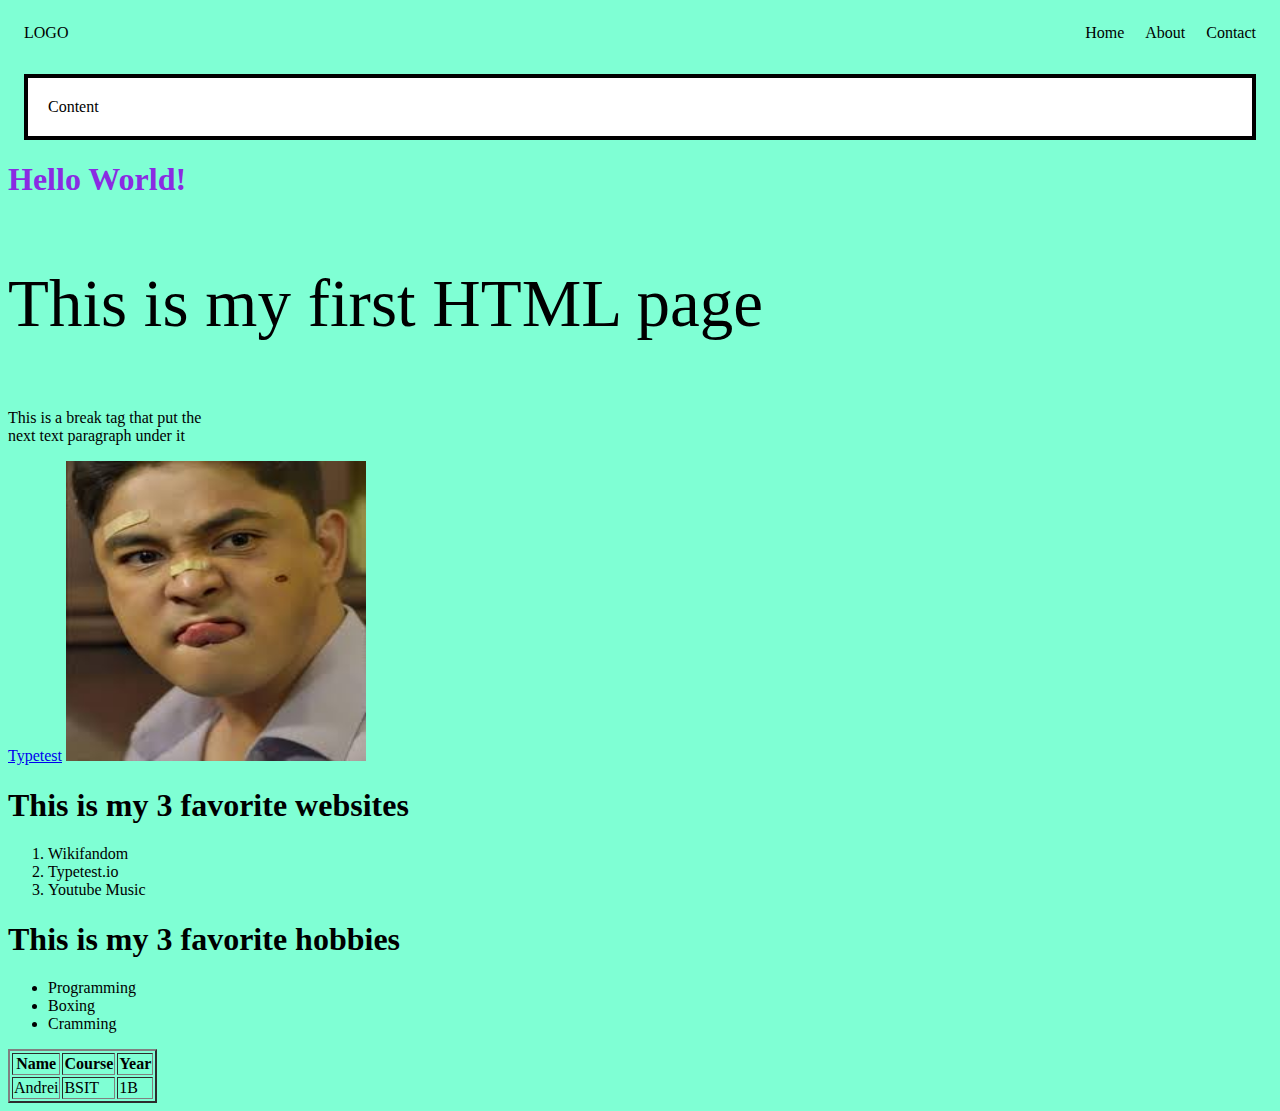
<file: index.html>
<!DOCTYPE html>
<html lang="en">
<head>
    <meta charset="UTF-8">
    <meta name="viewport" content="width=device-width, initial-scale=1.0">
    <title>My First Webpage</title>
</head>
<body style="background-color: aquamarine;">
    <style>
        .box {
            width: 200;
            padding: 20px;
            border: 4px solid black;
            margin: 16px;
            background: white;
        }
        .nav {
            display: flex;
            align-items: center;
            justify-content: space-between;
            padding: 16px;
        }
        .menu {
            display: flex;
            gap: 21px;
        }
    </style>
    <div class="nav">
        <div class="logo">LOGO</div>
        <nav class="menu">
            <a>Home</a><a>About</a><a>Contact</a>
        </nav>
    </div>
    <div class="box">
        Content
    </div>
    <h1 style="color: blueviolet;">Hello World!</h1>
    <p style="font-size: 67px;">This is my first HTML page</p>
    <p>This is a break tag that put the <br> next text paragraph under it</p>
    <a href="https://typetest.io">Typetest</a>
    <img src="[data-uri]" alt="Thi is cardo dalisay" width="300px" height="300px">
    <h1>This is my 3 favorite websites</h1>
    <ol>
        <li>Wikifandom</li>
        <li>Typetest.io</li>
        <li>Youtube Music</li>
    </ol>
    <h1>This is my 3 favorite hobbies</h1>
    <ul>
        <li>Programming</li>
        <li>Boxing</li>
        <li>Cramming</li>
    </ul>
    <table border="2">
        <tr>
            <th>Name</th>
            <th>Course</th>
            <th>Year</th>
        <tr>
            <td>Andrei</td>
            <td>BSIT</td>
            <td>1B</td>
        </tr>
    </table>
</body>
</html>
</file>
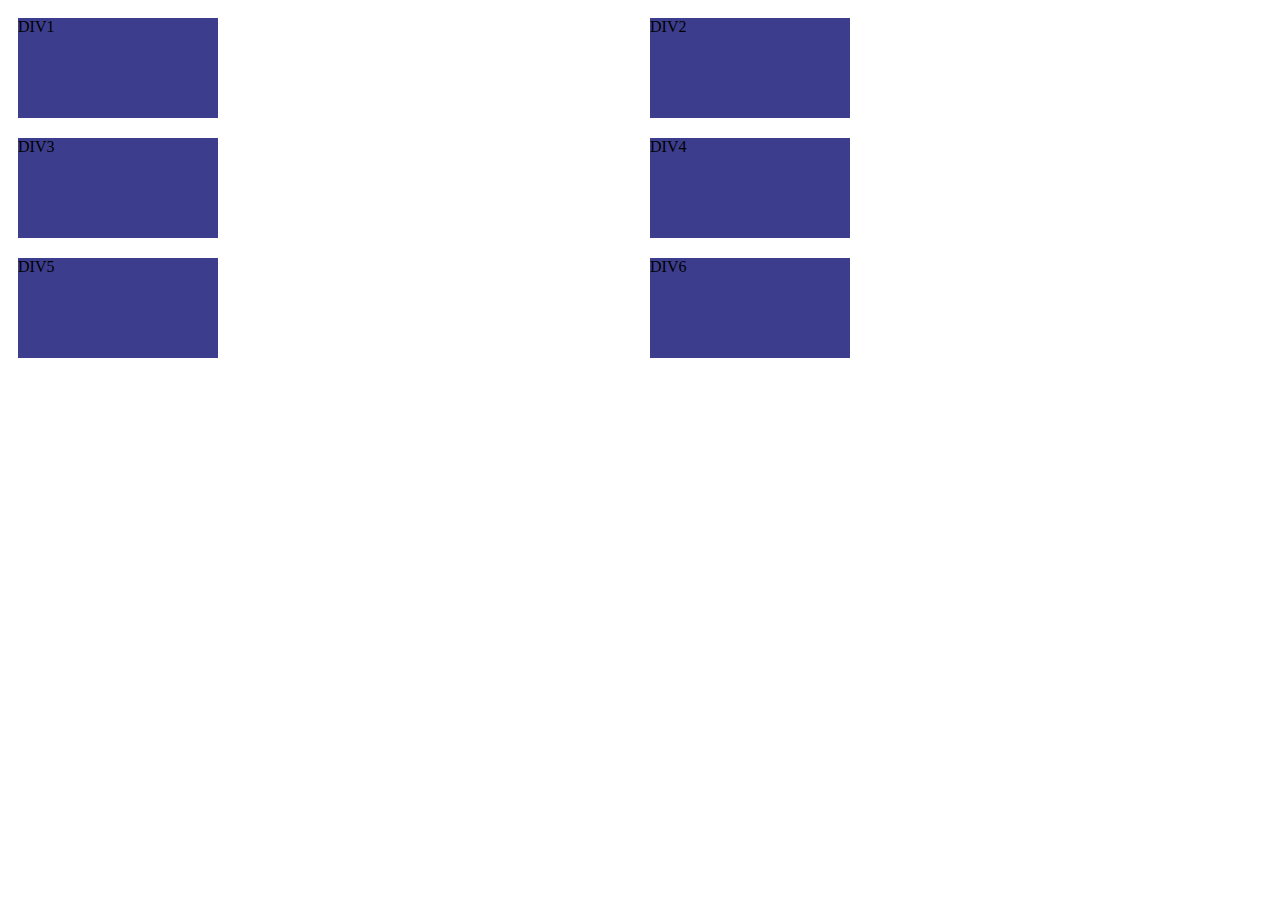
<file: allmedia.html>
<!DOCTYPE html>
<html lang="en">
<head>
    <meta charset="UTF-8">
    <meta name="viewport" content="width=device-width, initial-scale=1.0">
    <title>HTML & CSS Fundamentals</title>
    <style>
        .cards {
            display: grid;
            grid-template-columns: repeat(3, 1fr);
        }
        .card {
            width: 200px;
            height: 100px;
            margin: 10px;
            background-color: chocolate;
        }
        @media (max-width: 1919px) {
            .card {
                background-color: aquamarine;
            }
        }
        @media (max-width: 1439px) {
            .cards {
                grid-template-columns: repeat(2, 1fr);
            }
            .card {
                background-color: rgb(60, 61, 141);
            }
        }
        @media (max-width: 1023px) {
            .card {
                background-color: rgb(196, 69, 86);
            }
        }
        @media (max-width: 767px) {
            .cards {
                grid-template-columns: 1fr;
            }
            .card {
                background-color: rgb(134, 86, 30);
            }
        }
        @media (max-width: 424px) {
            .card {
                background-color: rgb(214, 62, 219);
            }
        }
    </style>
</head>
<body>
    <div class="cards">
        <div class="card">DIV1</div>
        <div class="card">DIV2</div>
        <div class="card">DIV3</div>
        <div class="card">DIV4</div>
        <div class="card">DIV5</div>
        <div class="card">DIV6</div>
    </div>
</body>
</html>
</file>
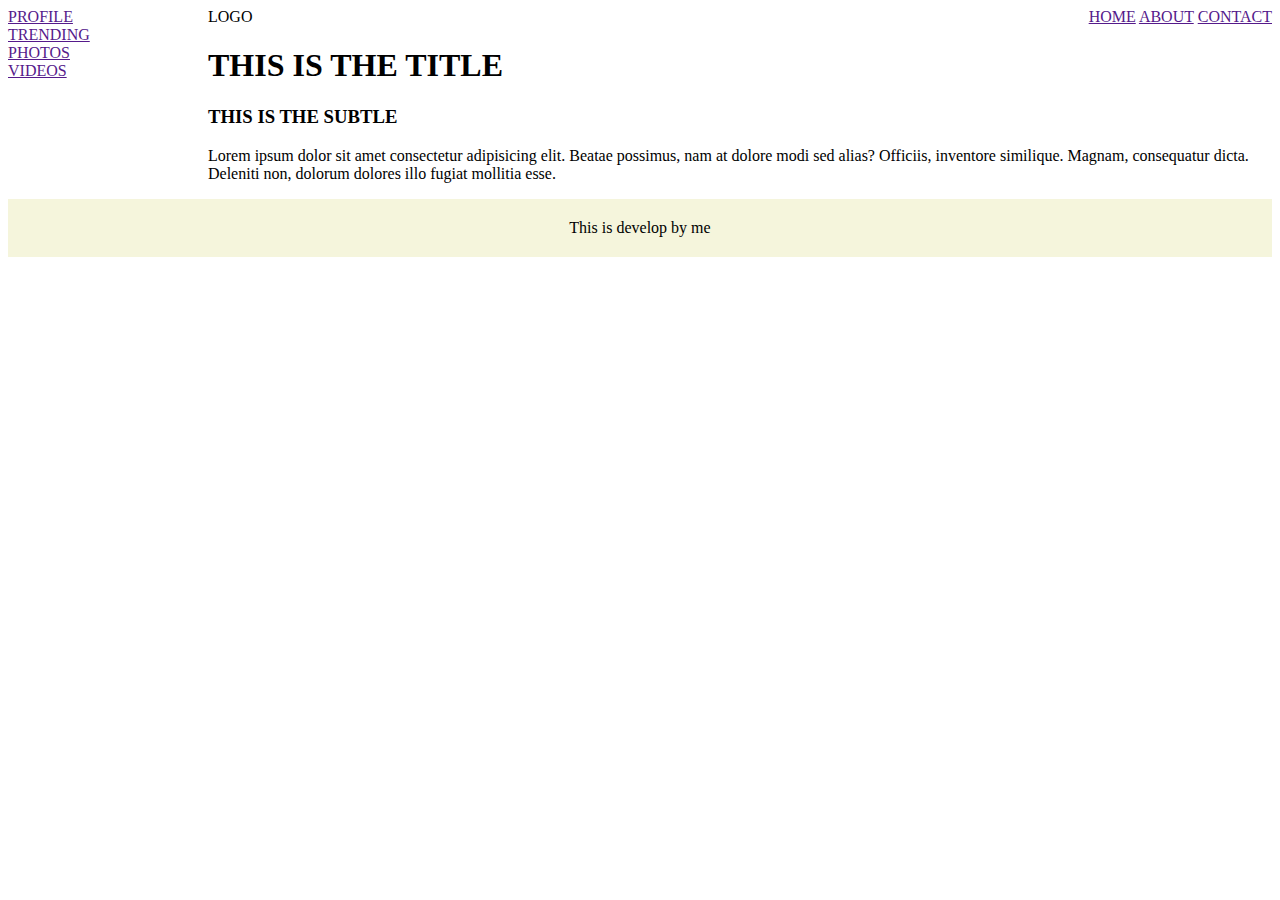
<file: grid.html>
<!DOCTYPE html>
<html lang="en">
<head>
    <meta charset="UTF-8">
    <meta name="viewport" content="width=device-width, initial-scale=1.0">
    <title>HTML & CSS Fundamentals</title>
    <style>
        .grid {
            display: grid;
            grid-template-columns: 200px 1fr;
            grid-template-rows: auto 1fr auto;
            grid-template-areas:
            "sidebar header"
            "sidebar content"
            "footer footer"
            ;
        }
        .header {
            grid-area: header;
        }
        .footer {
            grid-area: footer;
            background-color: beige;
            text-align: center;
            padding: 20px;
        }
        .content {
            grid-area: content;
        }
        .sidebar {
            grid-area: sidebar;
            display: flex;
            flex-direction: column;
        }
        .nav {
            display: flex;
            justify-content: space-between;
        }
    </style>
</head>
<body>
    <div class="grid">
        <div class="header">
            <div class="nav">
                <div class="logo">LOGO</div>
                <nav class="menu">
                    <a href="">HOME</a>
                    <a href="">ABOUT</a>
                    <a href="">CONTACT</a>
                </nav>
            </div>
        </div>
        <div class="content">
            <h1>THIS IS THE TITLE</h1>
            <h3>THIS IS THE SUBTLE</h3>
            <p>Lorem ipsum dolor sit amet consectetur adipisicing elit. Beatae possimus, nam at dolore modi sed alias? Officiis, inventore similique. Magnam, consequatur dicta. Deleniti non, dolorum dolores illo fugiat mollitia esse.</p>
        </div>
        <div class="sidebar">
            <a href="">PROFILE</a>
            <a href="">TRENDING</a>
            <a href="">PHOTOS</a>
            <a href="">VIDEOS</a>
        </div>
        <div class="footer">This is develop by me</div>
    </div>
</body>
</html>
</file>
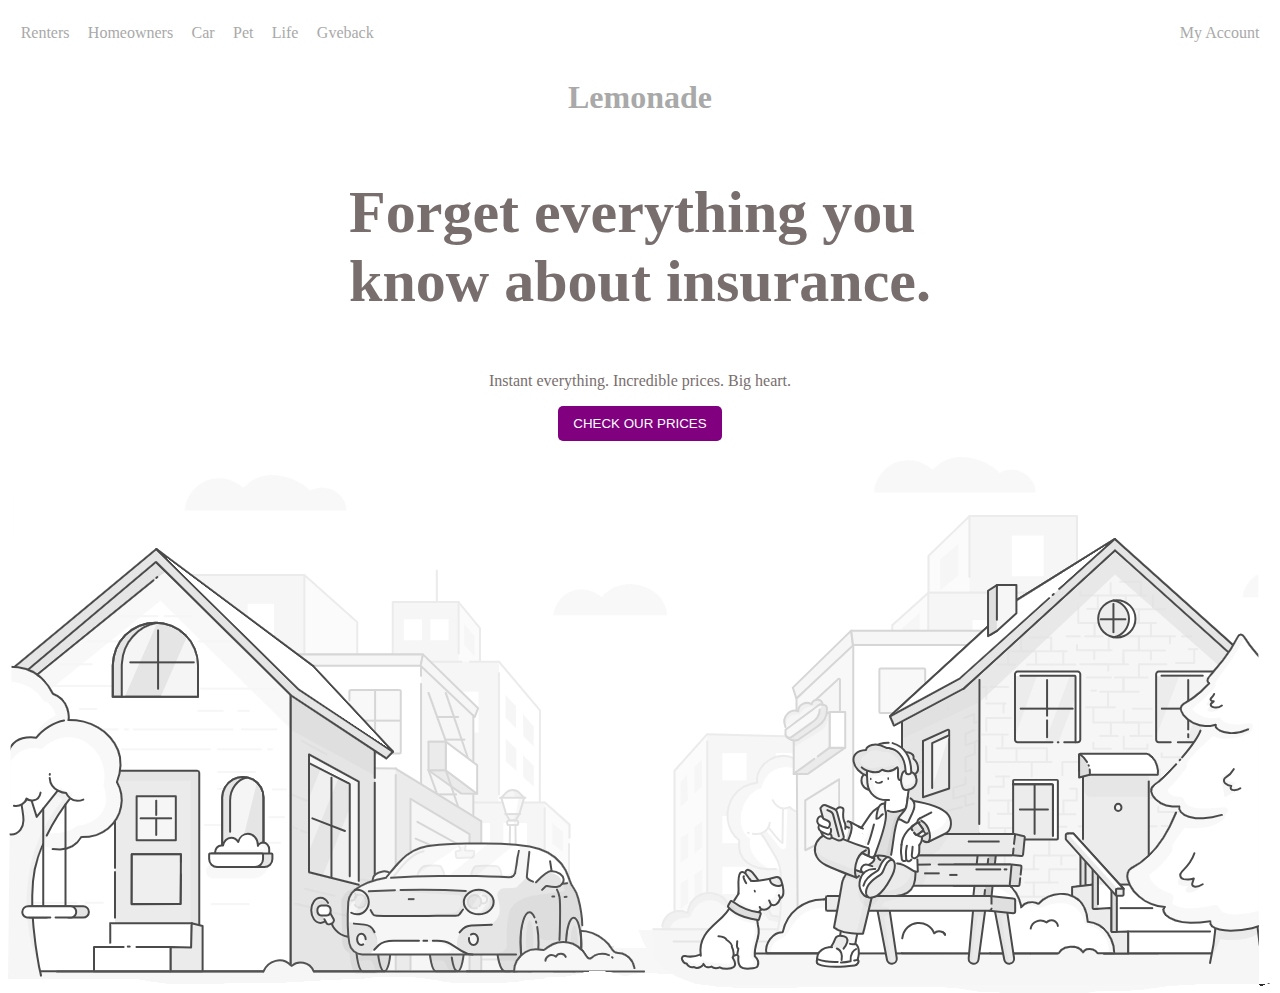
<file: lemonade.html>
<!DOCTYPE html>
<html lang="en">
<head>
    <meta charset="UTF-8">
    <meta name="viewport" content="width=device-width, initial-scale=1.0">
    <title>Document</title>
</head>
<body>
    <style>
        body {
            position: relative;
        }
        .nav {
            display: flex;
            align-items: center;
            justify-content: space-between;
        }
        .nav a{
            text-decoration: none;
            color: darkgray;
            padding-right: 1%;
        }
        .item {
            display: flex;
            gap: 15px;
            padding-left: 1%;
        }
        .header {
            display: flex;
            align-items: center;
            justify-content: center;
            font-family: cursive;
            color: darkgray;
        }
        .main {
            display: flex;
            align-items: center;
            justify-content: center;
            flex-direction: column;
        }
        .details {
            display: flex;
            align-items: center;
            flex-direction: column;
            color: rgb(120, 110, 110);
        }
        .details h1{
            font-size: 60px;
        }
        .btn {
            background-color: purple;
            color: white;
            padding: 10px 15px;
            border: none;
            border-radius: 5px;
        }
        .image1, .image2 {
            position: absolute;
        }
        .image1 {
            left: 0;
            bottom: 1;
            z-index: -1;
        }
        .image2 {
            right: 0;
            top: 1;
            z-index: -1;
        }
    </style>
    <div class="nav">
        <ul class="item">
            <a>Renters</a><a>Homeowners</a><a>Car</a><a>Pet</a><a>Life</a><a>Gveback</a>
        </ul>
        <a class="account">My Account</a>
    </div>
    <header class="header">
        <h1>Lemonade</h1>
    </header>

    <main class="main">
        <div class="details">
            <h1>Forget everything you<br>know about insurance.</h1>
            <p>Instant everything. Incredible prices. Big heart.</p>
        </div>
        <button class="btn">
            CHECK OUR PRICES
        </button>
    </main>
    <img src="image1.png" alt="this is image 1" class="image1">
    <img src="image2.png" alt="this is image 2" class="image2">
</body>
</html>
</file>
